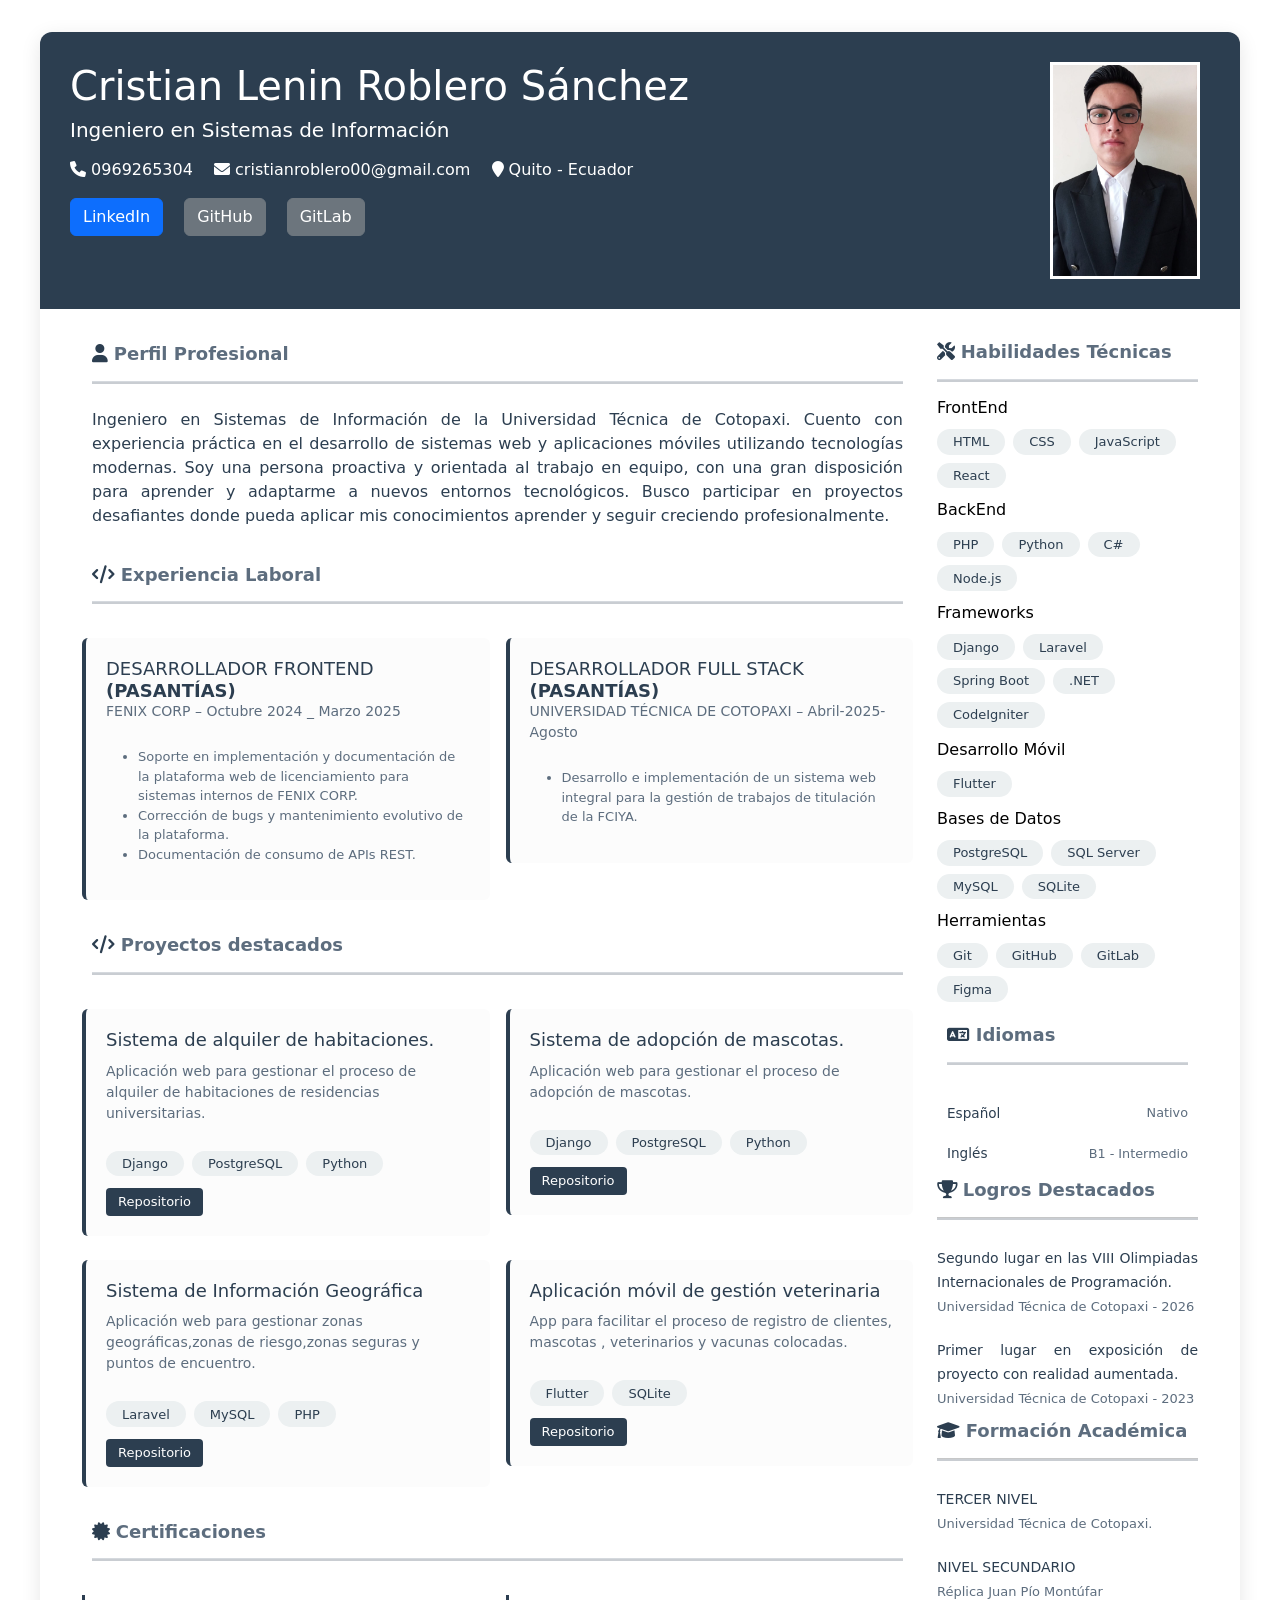
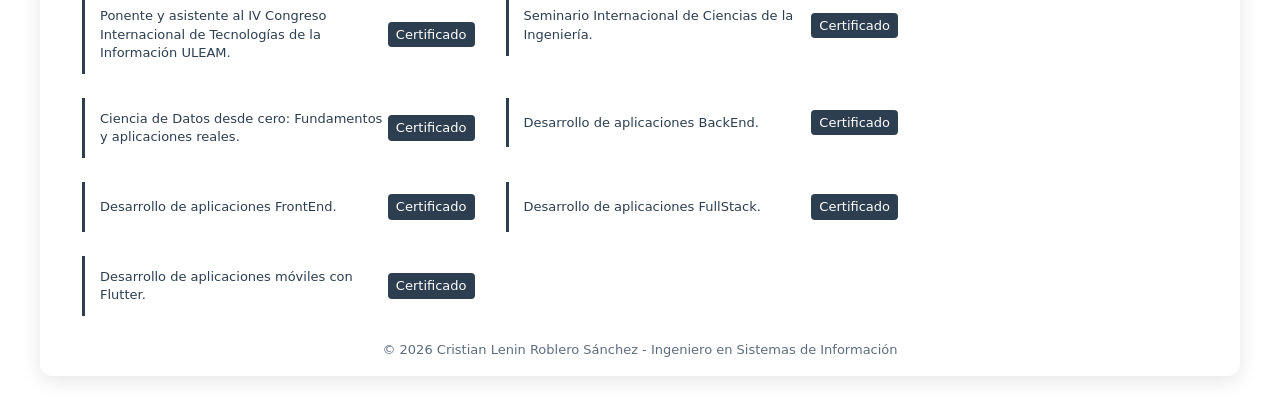
<file: index.html>
<!doctype html>
<html lang="en">

<head>
  <meta charset="UTF-8" />
  <meta name="viewport" content="width=device-width, initial-scale=1.0" />
  <title>Cristian Roblero</title>
  <link href="https://cdn.jsdelivr.net/npm/bootstrap@5.3.0/dist/css/bootstrap.min.css" rel="stylesheet" />
  <link rel="stylesheet" href="https://cdnjs.cloudflare.com/ajax/libs/font-awesome/6.0.0-beta3/css/all.min.css" />
  <link rel="stylesheet" href="style.css" />
</head>

<body>
  <div class="container-principal">
    <header>
      <div class="row text-white container-header">
        <div class="col-md-10 col-12">
          <h1>Cristian Lenin Roblero Sánchez</h1>
          <h5>Ingeniero en Sistemas de Información</h5>
          <div class="mt-3">
            <span class="me-3"><i class="fas fa-phone"></i> 0969265304</span>
            <span class="me-3"><i class="fas fa-envelope"></i>
              cristianroblero00@gmail.com</span>
            <span><i class="fas fa-map-marker"></i> Quito - Ecuador</span>
          </div>
          <div class="mt-3">
            <span class="me-3">
              <a href="https://www.linkedin.com/in/cristian-roblero-3bb682402/" target="_blank"
                class="btn btn-primary">LinkedIn</a>
            </span>
            <span class="me-3">
              <a href="https://github.com/cristian21R" target="_blank" class="btn btn-secondary">GitHub</a>
            </span>
            <span class="me-3">
              <a href="https://gitlab.com/cristianleninro" target="_blank" class="btn btn-secondary">GitLab</a>
            </span>
          </div>
        </div>
        <div class="col-md-2 col-12 text-center mt-3 mt-md-0">
          <div>
            <img src="img/perfil.jpeg" alt="Perfil.png" class="perfil" />
          </div>
        </div>
      </div>
    </header>
    <br />
    <div class="container">
      <div class="row">
        <div class="col-9">
          <div class="row" style="padding: 10px">
            <h5 class="subtitulos">
              <i class="fa fa-user icono"></i>
              <b>Perfil Profesional</b>
              <hr class="espaciador" />
            </h5>
            <p class="parrafo">
              Ingeniero en Sistemas de Información de la Universidad Técnica
              de Cotopaxi. Cuento con experiencia práctica en el desarrollo de
              sistemas web y aplicaciones móviles utilizando tecnologías
              modernas. Soy una persona proactiva y orientada al trabajo en
              equipo, con una gran disposición para aprender y adaptarme a
              nuevos entornos tecnológicos. Busco participar en proyectos
              desafiantes donde pueda aplicar mis conocimientos aprender y
              seguir creciendo profesionalmente.
            </p>
          </div>


          <div class="row" style="padding: 10px">
            <h5 class="subtitulos">
              <i class="fa fa-code icono"></i>
              <b>Experiencia Laboral</b>
              <hr class="espaciador" />
            </h5>
          </div>


          <div class="row g-3">
            <div class="col-12 col-md-6 ">
              <div class="card">
                <h3 class="card-titulo">
                  DESARROLLADOR FRONTEND <b>(PASANTÍAS)</b>
                  <p class="card-descripcion">
                    FENIX CORP – Octubre 2024 _ Marzo 2025
                  </p>
                </h3>
                <ul class="exp-lista">
                  <li>Soporte en implementación y documentación de la plataforma web de licenciamiento para sistemas
                    internos de FENIX CORP.</li>
                  <li>Corrección de bugs y mantenimiento evolutivo de la plataforma.</li>
                  <li>Documentación de consumo de APIs REST.</li>

                </ul>
              </div>
            </div>

            <br />

            <div class="col-12 col-md-6 ">
              <div class="card">
                <h3 class="card-titulo">
                  DESARROLLADOR FULL STACK <b>(PASANTÍAS)</b>
                  <p class="card-descripcion">
                    UNIVERSIDAD TÉCNICA DE COTOPAXI – Abril-2025-Agosto
                </h3>
                <ul class="exp-lista">
                  <li>Desarrollo e implementación de un sistema web integral para la gestión de trabajos de
                    titulación de la FCIYA.</li>
                </ul>
              </div>
            </div>

          </div>

          <br />

          <div class="row" style="padding: 10px">
            <h5 class="subtitulos">
              <i class="fa fa-code icono"></i>
              <b>Proyectos destacados</b>
              <hr class="espaciador" />
            </h5>
          </div>
          <div class="row g-3">
            <div class="col-12 col-md-6">
              <div class="card">
                <h3 class="card-titulo">
                  Sistema de alquiler de habitaciones.
                </h3>
                <p class="card-descripcion">
                  Aplicación web para gestionar el proceso de alquiler de
                  habitaciones de residencias universitarias.
                </p>
                <div class="badges-container">
                  <span class="badge">Django</span>
                  <span class="badge">PostgreSQL</span>
                  <span class="badge">Python</span>
                </div>

                <div style="text-align: left">
                  <a href="https://gitlab.com/proyectosutc/trabajofinalchd_rc" class="btn-repositorio"
                    target="_blank">Repositorio</a>
                </div>
              </div>
            </div>

            <br />
            <div class="col-12 col-md-6">
              <div class="card">
                <h3 class="card-titulo">
                  Sistema de adopción de mascotas.
                </h3>
                <p class="card-descripcion">
                  Aplicación web para gestionar el proceso de adopción de
                  mascotas.
                </p>
                <div class="badges-container">
                  <span class="badge">Django</span>
                  <span class="badge">PostgreSQL</span>
                  <span class="badge">Python</span>
                </div>
                <div style="text-align: left">
                  <a href="https://gitlab.com/cristianleninro/adoption_pets" class="btn-repositorio"
                    target="_blank">Repositorio</a>
                </div>
              </div>
            </div>
          </div>

          <br />
          <div class="row g-3">
            <div class="col-12 col-md-6">
              <div class="card">
                <h3 class="card-titulo">Sistema de Información Geográfica</h3>
                <p class="card-descripcion">
                  Aplicación web para gestionar zonas geográficas,zonas de
                  riesgo,zonas seguras y puntos de encuentro.
                </p>
                <div class="badges-container">
                  <span class="badge">Laravel</span>
                  <span class="badge">MySQL</span>
                  <span class="badge">PHP</span>
                </div>

                <div style="text-align: left">
                  <a href="https://github.com/cristian21R/zonasSeguridad" class="btn-repositorio"
                    target="_blank">Repositorio</a>
                </div>
              </div>
            </div>

            <br />
            <div class="col-12 col-md-6">
              <div class="card">
                <h3 class="card-titulo">
                  Aplicación móvil de gestión veterinaria
                </h3>
                <p class="card-descripcion">
                  App para facilitar el proceso de registro de clientes,
                  mascotas , veterinarios y vacunas colocadas.
                </p>
                <div class="badges-container">
                  <span class="badge">Flutter</span>
                  <span class="badge">SQLite</span>
                </div>
                <div style="text-align: left">
                  <a href="https://github.com/Eddylucero/Movilees" class="btn-repositorio"
                    target="_blank">Repositorio</a>
                </div>
              </div>
            </div>
          </div>
          <br />
          <div class="row" style="padding: 10px">
            <h5 class="subtitulos">
              <i class="fa fa-certificate icono"></i>
              <b>Certificaciones</b>
              <hr class="espaciador" />
            </h5>
          </div>

          <div class="row g-3">
            <div class="col-12 col-md-6">
              <div class="certificacion">
                <div>
                  <span class="certificacion-nombre">Ponente y asistente al IV Congreso Internacional de
                    Tecnologías de la Información ULEAM.</span>
                </div>
                <a href="certificaciones/certificacion_ULEAM.pdf" class="btn-certificacion"
                  target="_blank">Certificado</a>
              </div>
            </div>

            <br />
            <div class="col-12 col-md-6">
              <div class="certificacion">
                <div>
                  <span class="certificacion-nombre">Seminario Internacional de Ciencias de la
                    Ingeniería.</span>
                </div>
                <a href="certificaciones/certificacion_seminario.pdf" class="btn-certificacion"
                  target="_blank">Certificado</a>
              </div>
            </div>
          </div>
          <br />

          <div class="row g-3">
            <div class="col-12 col-md-6">
              <div class="certificacion">
                <div>
                  <span class="certificacion-nombre">Ciencia de Datos desde cero: Fundamentos y aplicaciones
                    reales.</span>
                </div>
                <a href="certificaciones/certificacion_ciencia_datos.pdf" class="btn-certificacion"
                  target="_blank">Certificado</a>
              </div>
            </div>

            <br />
            <div class="col-12 col-md-6">
              <div class="certificacion">
                <div>
                  <span class="certificacion-nombre">Desarrollo de aplicaciones BackEnd.</span>
                </div>
                <a href="certificaciones/certification_backEnd.pdf" class="btn-certificacion"
                  target="_blank">Certificado</a>
              </div>
            </div>
          </div>
          <br />

          <div class="row g-3">
            <div class="col-12 col-md-6">
              <div class="certificacion">
                <div>
                  <span class="certificacion-nombre">Desarrollo de aplicaciones FrontEnd.</span>
                </div>
                <a href="certificaciones/certification_frontEnf.pdf" class="btn-certificacion"
                  target="_blank">Certificado</a>
              </div>
            </div>

            <br />
            <div class="col-12 col-md-6">
              <div class="certificacion">
                <div>
                  <span class="certificacion-nombre">Desarrollo de aplicaciones FullStack.</span>
                </div>
                <a href="certificaciones/certification_full_stack.pdf" class="btn-certificacion"
                  target="_blank">Certificado</a>
              </div>
            </div>
          </div>
          <br />

          <div class="row g-3">
            <div class="col-12 col-md-6">
              <div class="certificacion">
                <div>
                  <span class="certificacion-nombre">Desarrollo de aplicaciones móviles con Flutter.</span>
                </div>
                <a href="certificaciones/certification_flutter.pdf" class="btn-certificacion"
                  target="_blank">Certificado</a>
              </div>
            </div>
          </div>
          <br />
        </div>
        <div class="col-3">
          <div class="row">
            <div class="col-12">
              <h1 class="subtitulos">
                <h5 class="subtitulos">
                  <i class="fa fa-tools icono"></i>
                  <b>Habilidades Técnicas</b>
                  <hr class="espaciador" />
                  <h5 class="habilidades">FrontEnd</h5>
                  <div class="badges-container">
                    <span class="badge">HTML</span>
                    <span class="badge">CSS</span>
                    <span class="badge">JavaScript</span>
                    <span class="badge">React</span>
                  </div>

                  <h5 class="habilidades">BackEnd</h5>
                  <div class="badges-container">
                    <span class="badge">PHP</span>
                    <span class="badge">Python</span>
                    <span class="badge">C#</span>
                    <span class="badge">Node.js</span>
                  </div>
                  <h5 class="habilidades">Frameworks</h5>
                  <div class="badges-container">
                    <span class="badge"></span>
                    <span class="badge">Django</span>
                    <span class="badge">Laravel</span>
                    <span class="badge">Spring Boot</span>
                    <span class="badge">.NET</span>
                    <span class="badge">CodeIgniter</span>
                  </div>
                  <h5 class="habilidades">Desarrollo Móvil</h5>
                  <div class="badges-container">
                    <span class="badge"></span>
                    <span class="badge">Flutter</span>
                  </div>
                  <h5 class="habilidades">Bases de Datos</h5>
                  <div class="badges-container">
                    <span class="badge"></span>
                    <span class="badge">PostgreSQL</span>
                    <span class="badge">SQL Server</span>
                    <span class="badge">MySQL</span>
                    <span class="badge">SQLite</span>
                  </div>

                  <h5 class="habilidades">Herramientas</h5>
                  <div class="badges-container">
                    <span class="badge"></span>
                    <span class="badge">Git</span>
                    <span class="badge">GitHub</span>
                    <span class="badge">GitLab</span>
                    <span class="badge">Figma</span>
                  </div>
                </h5>
              </h1>
            </div>
          </div>
          <div class="row" style="padding: 10px">
            <h5 class="subtitulos">
              <i class="fa fa-language icono"></i>
              <b>Idiomas</b>
              <hr class="espaciador" />
            </h5>

            <div class="idiomas-container">
              <div class="idioma">
                <span class="idioma-nombre">Español</span>
                <span class="idioma-nivel">Nativo</span>
              </div>
              <div class="idioma">
                <span class="idioma-nombre">Inglés</span>
                <span class="idioma-nivel">B1 - Intermedio</span>
              </div>
            </div>
          </div>

          <div class="row">
            <div class="col-12">
              <h5 class="subtitulos">
                <i class="fas fa-trophy icono"></i>
                <b>Logros Destacados</b>
              </h5>
              <hr class="espaciador" />

              <div class="logros-container">
                <div class="logro">
                  <div class="logro-contenido">
                    <span class="logro-texto">
                      Segundo lugar en las VIII Olimpiadas Internacionales de
                      Programación.
                    </span>
                    <br />
                    <span class="logro-fecha">
                      Universidad Técnica de Cotopaxi - 2026
                    </span>
                  </div>
                </div>

                <div class="logro">
                  <div class="logro-contenido">
                    <span class="logro-texto">
                      Primer lugar en exposición de proyecto con realidad
                      aumentada.
                    </span>
                    <br />
                    <span class="logro-fecha">
                      Universidad Técnica de Cotopaxi - 2023
                    </span>
                  </div>
                </div>
              </div>
            </div>
          </div>

          <div class="row">
            <div class="col-12">
              <h5 class="subtitulos">
                <i class="fas fa-graduation-cap icono"></i>
                <b>Formación Académica</b>
              </h5>
              <hr class="espaciador" />

              <div class="logros-container">
                <div class="logro">
                  <div class="logro-contenido">
                    <span class="logro-texto">
                      TERCER NIVEL
                    </span>
                    <br />
                    <span class="logro-fecha">
                      Universidad Técnica de Cotopaxi.
                    </span>
                  </div>
                </div>

                <div class="logro">
                  <div class="logro-contenido">
                    <span class="logro-texto">
                      NIVEL SECUNDARIO
                    </span>
                    <br />
                    <span class="logro-fecha">
                      Réplica Juan Pío Montúfar
                    </span>
                  </div>
                </div>
              </div>
            </div>
          </div>
        </div>
      </div>
    </div>
    <footer class="container-footer">
      <p>
        © <span id="anioFooter">2026</span> Cristian Lenin Roblero Sánchez -
        Ingeniero en Sistemas de Información
      </p>
    </footer>
  </div>
  <script>
    function actualizarAnioFooter() {
      const elementoAnio = document.getElementById("anioFooter");
      const anioActual = new Date().getFullYear();
      if (elementoAnio) {
        elementoAnio.textContent = anioActual;
      }
    }
    document.addEventListener("DOMContentLoaded", actualizarAnioFooter);
  </script>
</body>

</html>
</file>
<file: style.css>
.container-principal {
  max-width: 1200px;
  margin: 2rem auto;
  background-color: white;
  border-radius: 12px;
  box-shadow: 0 5px 20px rgba(0, 0, 0, 0.1);
  overflow: hidden;
}
.container-header {
  background-color: #2c3e50;
  padding: 30px;
}
.perfil {
  width: 150px;
  height: 217px;
  object-fit: cover;
  border: 3px solid white;
}
.subtitulos {
  font-size: 18px;
  color: #5d6d7e;
}
.habilidades {
  font-size: 16px;
  color: #000000;
}
.icono {
  size: 12px;
  color: #2c3e50;
}
.espaciador {
  height: 3px;
  background-color: #2c3e50;
}
.parrafo {
  font-size: 16px;
  color: #2c3e50;
  text-align: justify;
}
.card {
  background-color: #fcfcfc;
  border: none;
  border-left: 4px solid #2c3e50;
  padding: 20px;
}

.card-titulo {
  font-size: 18px;
  color: #2c3e50;
  margin-bottom: 10px;
}

.card-descripcion {
  font-size: 14px;
  color: #5d6d7e;
  line-height: 1.5;
  margin-bottom: 15px;
}

.badges-container {
  display: flex;
  flex-wrap: wrap;
  gap: 8px;
  margin: 12px 0;
}

.badge {
  display: inline-block;
  background-color: #ecf0f1;
  color: #2c3e50;
  font-size: 13px;
  font-weight: 500;
  padding: 0.4rem 1rem;
  border-radius: 20px;
}

.badge:hover {
  background-color: #2c3e50;
  color: #ffffff;
}
.btn-repositorio {
  display: inline-block;
  background-color: #2c3e50;
  color: white;
  text-decoration: none;
  padding: 4px 12px;
  font-size: 13px;
  border-radius: 4px;
  transition: background-color 0.3s ease;
}
.idiomas-container {
  margin-top: 8px;
    display: flex;
      flex-direction: column;
      gap: 0.5rem;
}

.idioma {
  display: flex;
  justify-content: space-between;
  align-items: center;
  padding: 6px 0;
}

.idioma-nombre {
  font-size: 0.85rem;
  color: #2c3e50;
  font-weight: 500;
}

.idioma-nivel {
  font-size: 0.8rem;
  color: #5d6d7e;
}
.container-footer {
  text-align: center;
  font-size: 13px;
  color: #5d6d7e;
}
.logro {
  display: flex;
  text-align: justify;
  gap: 12px;
  padding: 10px 0;
}

.logro-icono {
  font-size: 14px;
  min-width: 32px;
}

.logro-texto {
  font-size: 14px;
  color: #2c3e50;
}
.logro-fecha {
  font-size: 13px;
  color: #5d6d7e;
}

.certificacion {
  border-left: 3px solid #2c3e50;
  display: flex;
  justify-content: space-between;
  align-items: center;
  padding: 12px 15px;
  background-color: #ffffff;
}

.certificacion-nombre {
  font-size: 13px;
  color: #2c3e50;
  line-height: 1.4;
  display: block;
}

.btn-certificacion {
  display: inline-block;
  background-color: #2c3e50;
  color: white;
  text-decoration: none;
  padding: 3px 8px;
  font-size: 13px;
  border-radius: 4px;
}
.exp-lista{
  color: #5d6d7e;
  font-size: 13px;
}

/* Responsive */
@media (max-width: 768px) {
  .container-primary {
    margin: 0;
    border-radius: 0;
  }

  header .container {
    padding: 1.5rem;
  }

  header h1 {
    font-size: 1.8rem;
  }

  .perfil {
    width: 80px;
    height: 80px;
  }

  .container {
    padding: 1.5rem;
  }
}
@media (max-width: 576px) {
  .subtitulos {
    font-size: 0.85rem;
  }

  .habilidades {
    font-size: 0.75rem;
  }

  .badge {
    font-size: 0.65rem;
    padding: 0.25rem 0.7rem;
    white-space: normal;
    text-align: center;
  }

  .badges-container {
    gap: 0.35rem;
  }
    .idioma {
      flex-direction: column;
      align-items: flex-start;
      gap: 0.4rem;
      padding: 0.6rem 0;
    }
  
    .idioma-nombre {
      font-size: 0.8rem;
    }
  
    .idioma-nivel {
      font-size: 0.7rem;
      padding: 0.15rem 0.6rem;
    }
 .logros-container {
   gap: 0.8rem;
 }

 .logro {
   padding: 0.6rem;
   gap: 0.7rem;
 }

 .logro-icono {
   width: 28px;
   height: 28px;
 }

 .logro-icono i {
   font-size: 0.75rem;
 }

 .logro-texto {
   font-size: 0.60rem;
 }

 .logro-fecha {
   font-size: 0.6rem;
 }
}
</file>
